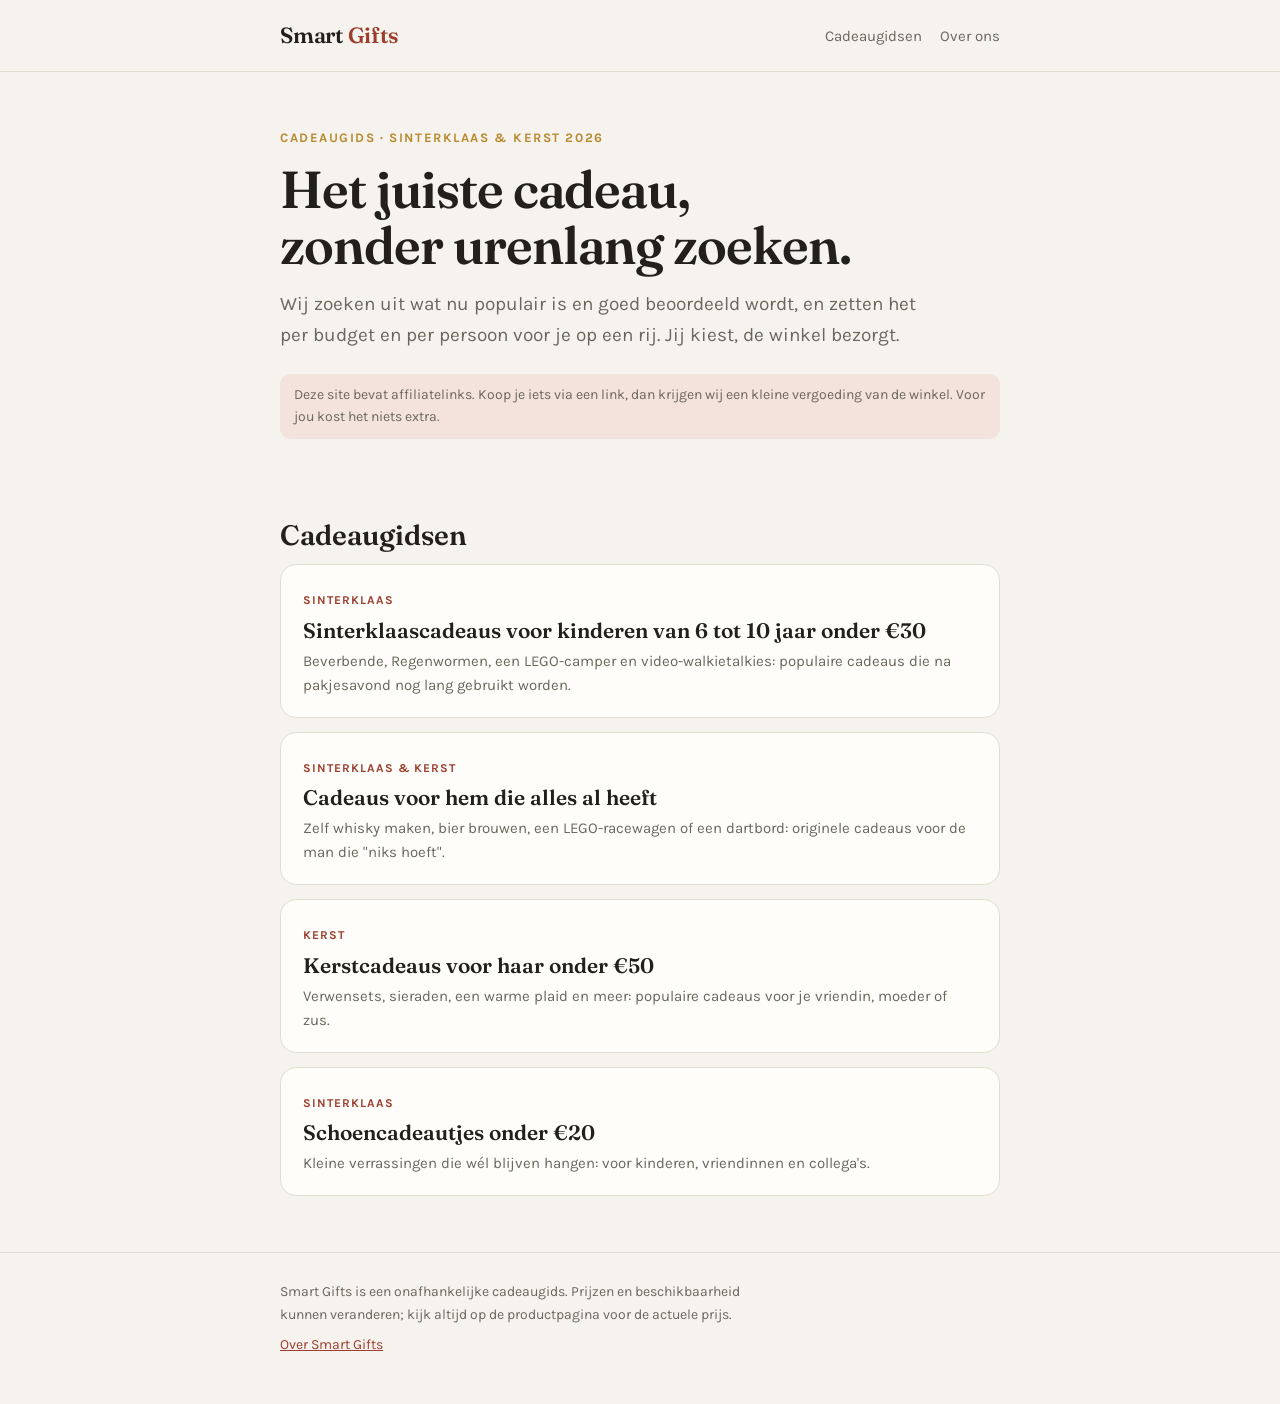
<file: index.html>
<!doctype html>
<html lang="nl">
<head>
<meta charset="utf-8">
<meta name="viewport" content="width=device-width,initial-scale=1">
<title>Smart Gifts | Slimme cadeau-ideeën voor elk budget</title>
<meta name="description" content="Eerlijke cadeaugidsen met slimme cadeau-ideeën voor Sinterklaas, kerst en verjaardagen. Per budget en per persoon, zonder gedoe.">
<link rel="preconnect" href="https://fonts.googleapis.com">
<link rel="stylesheet" href="https://fonts.googleapis.com/css2?family=Fraunces:opsz,wght@9..144,600&family=Karla:wght@400;700&display=swap">
<link rel="stylesheet" href="assets/style.css">
</head>
<body>
<header class="site"><div class="wrap">
  <a class="logo" href="./">Smart <span>Gifts</span></a>
  <nav class="top" aria-label="Hoofdmenu"><a href="#gidsen">Cadeaugidsen</a><a href="over.html">Over ons</a></nav>
</div></header>

<main class="wrap">
  <section class="hero">
    <p class="eyebrow">Cadeaugids · Sinterklaas &amp; kerst 2026</p>
    <h1>Het juiste cadeau, zonder urenlang zoeken.</h1>
    <p class="lede">Wij zoeken uit wat nu populair is en goed beoordeeld wordt, en zetten het per budget en per persoon voor je op een rij. Jij kiest, de winkel bezorgt.</p>
    <p class="disclose">Deze site bevat affiliatelinks. Koop je iets via een link, dan krijgen wij een kleine vergoeding van de winkel. Voor jou kost het niets extra.</p>
  </section>

  <h2 id="gidsen">Cadeaugidsen</h2>
  <div class="guides">
    <a class="guide" href="sinterklaascadeaus-kinderen-6-10-jaar-onder-30.html">
      <span class="tag">Sinterklaas</span>
      <h3>Sinterklaascadeaus voor kinderen van 6 tot 10 jaar onder €30</h3>
      <p>Beverbende, Regenwormen, een LEGO-camper en video-walkietalkies: populaire cadeaus die na pakjesavond nog lang gebruikt worden.</p>
    </a>
    <a class="guide" href="cadeaus-voor-hem-die-alles-al-heeft.html">
      <span class="tag">Sinterklaas &amp; kerst</span>
      <h3>Cadeaus voor hem die alles al heeft</h3>
      <p>Zelf whisky maken, bier brouwen, een LEGO-racewagen of een dartbord: originele cadeaus voor de man die "niks hoeft".</p>
    </a>
    <a class="guide" href="kerstcadeaus-voor-haar-onder-50.html">
      <span class="tag">Kerst</span>
      <h3>Kerstcadeaus voor haar onder €50</h3>
      <p>Verwensets, sieraden, een warme plaid en meer: populaire cadeaus voor je vriendin, moeder of zus.</p>
    </a>
    <a class="guide" href="schoencadeautjes-onder-20.html">
      <span class="tag">Sinterklaas</span>
      <h3>Schoencadeautjes onder €20</h3>
      <p>Kleine verrassingen die wél blijven hangen: voor kinderen, vriendinnen en collega's.</p>
    </a>
  </div>
</main>

<footer><div class="wrap">
  <p>Smart Gifts is een onafhankelijke cadeaugids. Prijzen en beschikbaarheid kunnen veranderen; kijk altijd op de productpagina voor de actuele prijs.</p>
  <p><a href="over.html">Over Smart Gifts</a></p>
</div></footer>
</body>
</html>
</file>
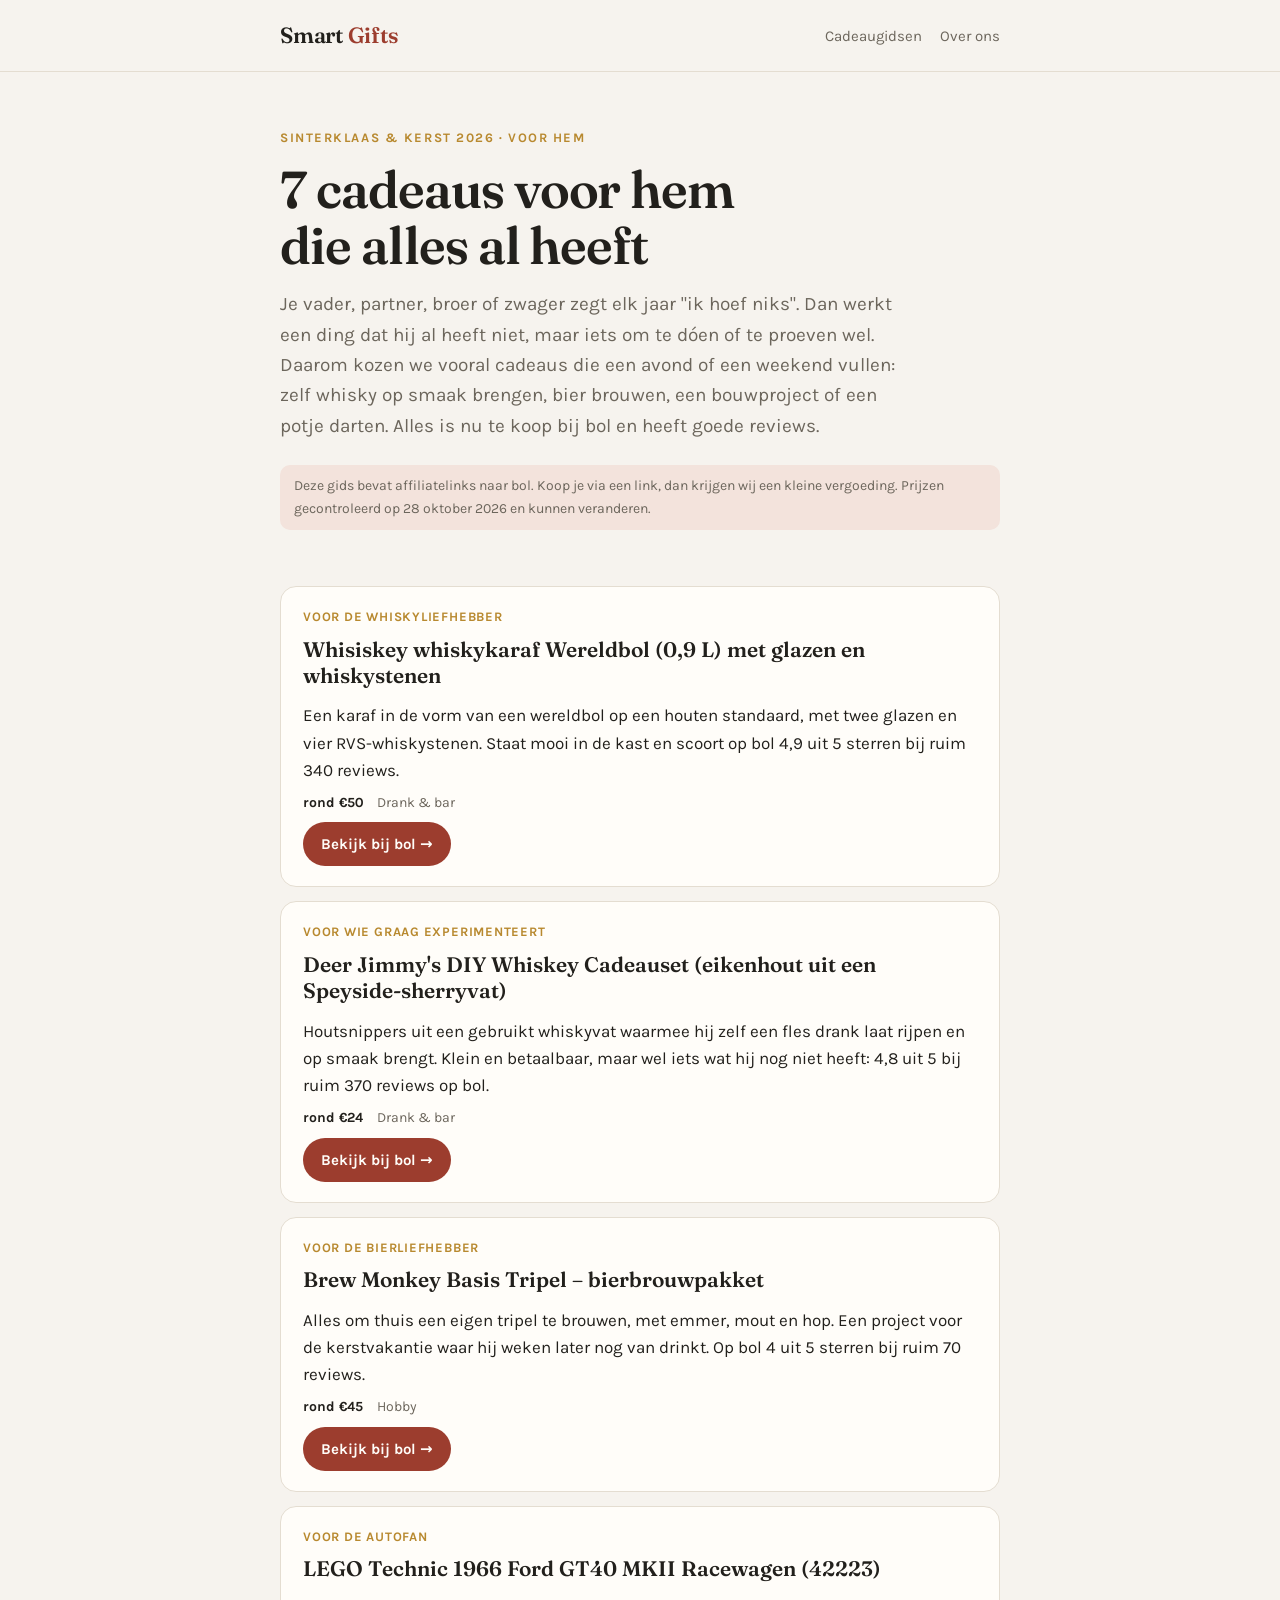
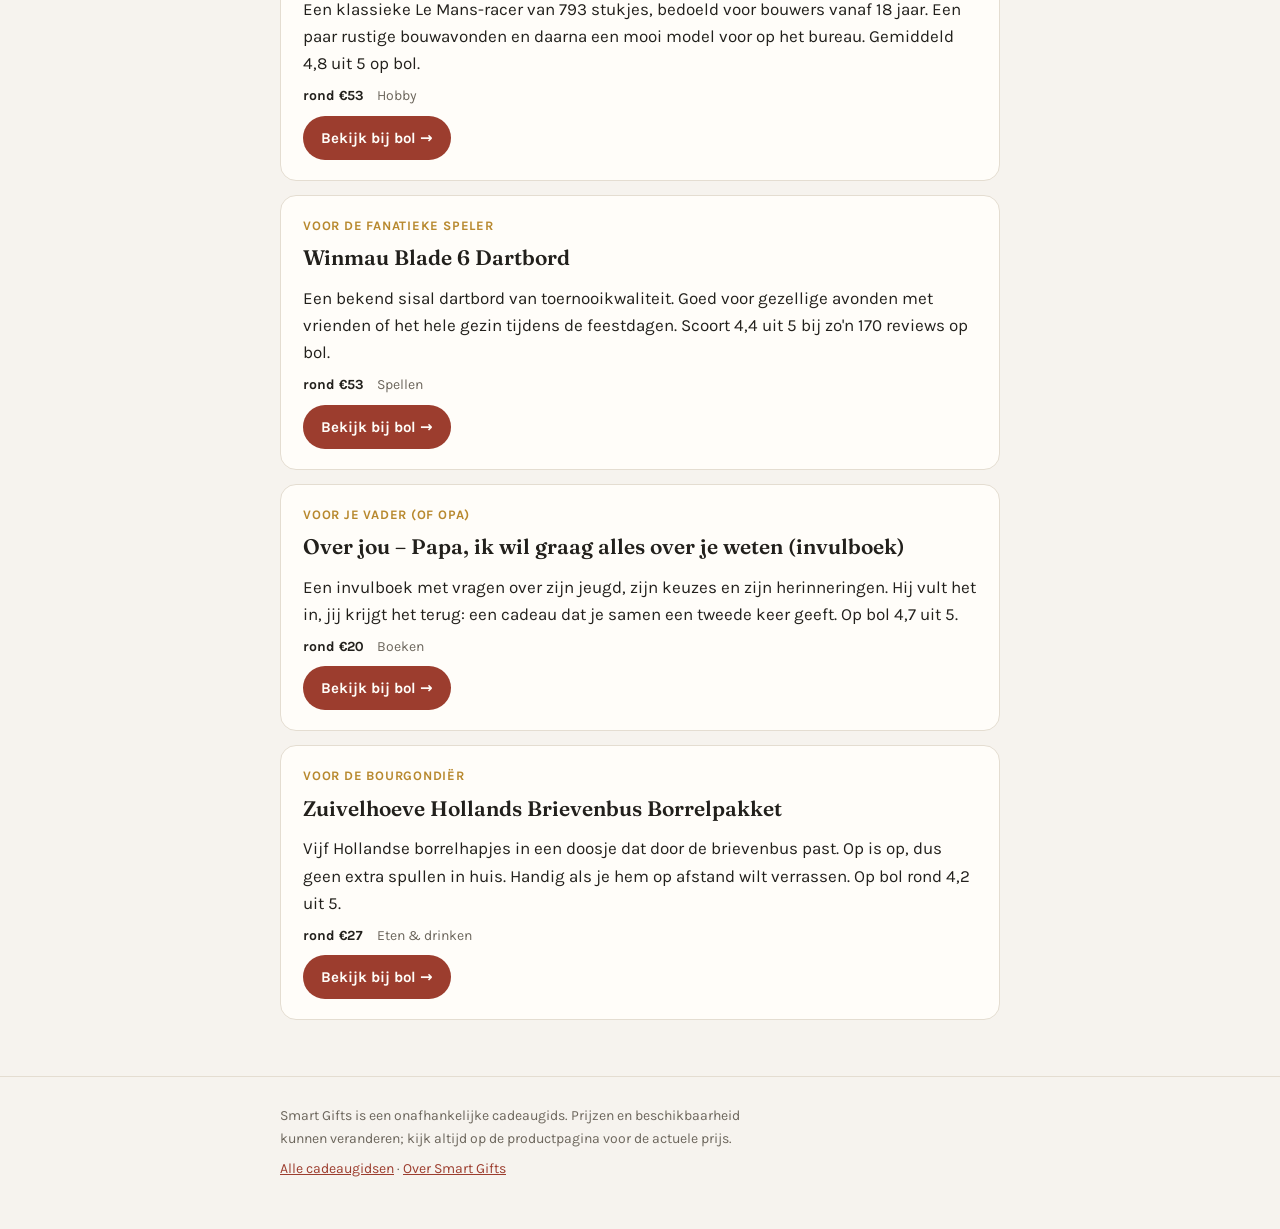
<file: cadeaus-voor-hem-die-alles-al-heeft.html>
<!doctype html>
<html lang="nl">
<head>
<meta charset="utf-8">
<meta name="viewport" content="width=device-width,initial-scale=1">
<title>7 cadeaus voor hem die alles al heeft (Sinterklaas &amp; kerst 2026) | Smart Gifts</title>
<meta name="description" content="Cadeau voor een man die alles al heeft? Zeven originele en goed beoordeelde ideeën: zelf whisky maken of bier brouwen, een borrelpakket, een LEGO-racewagen, een dartbord en meer.">
<link rel="preconnect" href="https://fonts.googleapis.com">
<link rel="stylesheet" href="https://fonts.googleapis.com/css2?family=Fraunces:opsz,wght@9..144,600&family=Karla:wght@400;700&display=swap">
<link rel="stylesheet" href="assets/style.css">
</head>
<body>
<header class="site"><div class="wrap">
  <a class="logo" href="./">Smart <span>Gifts</span></a>
  <nav class="top" aria-label="Hoofdmenu"><a href="./#gidsen">Cadeaugidsen</a><a href="over.html">Over ons</a></nav>
</div></header>

<main class="wrap">
  <section class="hero">
    <p class="eyebrow">Sinterklaas &amp; kerst 2026 · voor hem</p>
    <h1>7 cadeaus voor hem die alles al heeft</h1>
    <p class="lede">Je vader, partner, broer of zwager zegt elk jaar "ik hoef niks". Dan werkt een ding dat hij al heeft niet, maar iets om te dóen of te proeven wel. Daarom kozen we vooral cadeaus die een avond of een weekend vullen: zelf whisky op smaak brengen, bier brouwen, een bouwproject of een potje darten. Alles is nu te koop bij bol en heeft goede reviews.</p>
    <p class="disclose">Deze gids bevat affiliatelinks naar bol. Koop je via een link, dan krijgen wij een kleine vergoeding. Prijzen gecontroleerd op 28 oktober 2026 en kunnen veranderen.</p>
  </section>

  <ol class="items">
    <li class="item">
      <span class="for">Voor de whiskyliefhebber</span>
      <h3>Whisiskey whiskykaraf Wereldbol (0,9 L) met glazen en whiskystenen</h3>
      <p>Een karaf in de vorm van een wereldbol op een houten standaard, met twee glazen en vier RVS-whiskystenen. Staat mooi in de kast en scoort op bol 4,9 uit 5 sterren bij ruim 340 reviews.</p>
      <div class="meta"><span class="price">rond €50</span><span>Drank &amp; bar</span></div>
      <a class="btn" rel="sponsored nofollow" href="https://www.bol.com/nl/nl/p/whisiskey-whiskey-karaf-wereldbol-luxe-whisky-karaf-set-0-9-l-decanteer-karaf-whiskey-set-incl-4-rvs-whiskey-stones-2-whiskey-glazen-extra-accessoires-vaderdag-cadeau/9200000117155985/">Bekijk bij bol →</a>
    </li>
    <li class="item">
      <span class="for">Voor wie graag experimenteert</span>
      <h3>Deer Jimmy's DIY Whiskey Cadeauset (eikenhout uit een Speyside-sherryvat)</h3>
      <p>Houtsnippers uit een gebruikt whiskyvat waarmee hij zelf een fles drank laat rijpen en op smaak brengt. Klein en betaalbaar, maar wel iets wat hij nog niet heeft: 4,8 uit 5 bij ruim 370 reviews op bol.</p>
      <div class="meta"><span class="price">rond €24</span><span>Drank &amp; bar</span></div>
      <a class="btn" rel="sponsored nofollow" href="https://www.bol.com/nl/nl/p/deer-jimmy-s-diy-barrel-chips-schotse-whisky-speyside-ex-sherry-cask-rijp-je-eigen-drank-met-houtsnippers-van-een-gebruikt-whisky-vat/9300000023585640/">Bekijk bij bol →</a>
    </li>
    <li class="item">
      <span class="for">Voor de bierliefhebber</span>
      <h3>Brew Monkey Basis Tripel – bierbrouwpakket</h3>
      <p>Alles om thuis een eigen tripel te brouwen, met emmer, mout en hop. Een project voor de kerstvakantie waar hij weken later nog van drinkt. Op bol 4 uit 5 sterren bij ruim 70 reviews.</p>
      <div class="meta"><span class="price">rond €45</span><span>Hobby</span></div>
      <a class="btn" rel="sponsored nofollow" href="https://www.bol.com/nl/nl/s/?searchtext=Brew+Monkey+Basis+Tripel+bierbrouwpakket">Bekijk bij bol →</a>
    </li>
    <li class="item">
      <span class="for">Voor de autofan</span>
      <h3>LEGO Technic 1966 Ford GT40 MKII Racewagen (42223)</h3>
      <p>Een klassieke Le Mans-racer van 793 stukjes, bedoeld voor bouwers vanaf 18 jaar. Een paar rustige bouwavonden en daarna een mooi model voor op het bureau. Gemiddeld 4,8 uit 5 op bol.</p>
      <div class="meta"><span class="price">rond €53</span><span>Hobby</span></div>
      <a class="btn" rel="sponsored nofollow" href="https://www.bol.com/nl/nl/p/lego-technic-1966-ford-gt40-mkii-racewagen-42223/9300000237345417/">Bekijk bij bol →</a>
    </li>
    <li class="item">
      <span class="for">Voor de fanatieke speler</span>
      <h3>Winmau Blade 6 Dartbord</h3>
      <p>Een bekend sisal dartbord van toernooikwaliteit. Goed voor gezellige avonden met vrienden of het hele gezin tijdens de feestdagen. Scoort 4,4 uit 5 bij zo'n 170 reviews op bol.</p>
      <div class="meta"><span class="price">rond €53</span><span>Spellen</span></div>
      <a class="btn" rel="sponsored nofollow" href="https://www.bol.com/nl/nl/p/winmau-blade-6-dartbord/9300000061733090/">Bekijk bij bol →</a>
    </li>
    <li class="item">
      <span class="for">Voor je vader (of opa)</span>
      <h3>Over jou – Papa, ik wil graag alles over je weten (invulboek)</h3>
      <p>Een invulboek met vragen over zijn jeugd, zijn keuzes en zijn herinneringen. Hij vult het in, jij krijgt het terug: een cadeau dat je samen een tweede keer geeft. Op bol 4,7 uit 5.</p>
      <div class="meta"><span class="price">rond €20</span><span>Boeken</span></div>
      <a class="btn" rel="sponsored nofollow" href="https://www.bol.com/nl/nl/p/over-jou-papa-ik-wil-graag-alles-over-je-weten/9300000074128242/">Bekijk bij bol →</a>
    </li>
    <li class="item">
      <span class="for">Voor de bourgondiër</span>
      <h3>Zuivelhoeve Hollands Brievenbus Borrelpakket</h3>
      <p>Vijf Hollandse borrelhapjes in een doosje dat door de brievenbus past. Op is op, dus geen extra spullen in huis. Handig als je hem op afstand wilt verrassen. Op bol rond 4,2 uit 5.</p>
      <div class="meta"><span class="price">rond €27</span><span>Eten &amp; drinken</span></div>
      <a class="btn" rel="sponsored nofollow" href="https://www.bol.com/nl/nl/p/zuivelhoeve-hollands-brievenbus-borrelpakket-cadeau-borrelbox-voor-thuis-snackpakket-altijd-vers-proef-geniet/9300000180245889/">Bekijk bij bol →</a>
    </li>
  </ol>
</main>

<footer><div class="wrap">
  <p>Smart Gifts is een onafhankelijke cadeaugids. Prijzen en beschikbaarheid kunnen veranderen; kijk altijd op de productpagina voor de actuele prijs.</p>
  <p><a href="./">Alle cadeaugidsen</a> · <a href="over.html">Over Smart Gifts</a></p>
</div></footer>
</body>
</html>
</file>
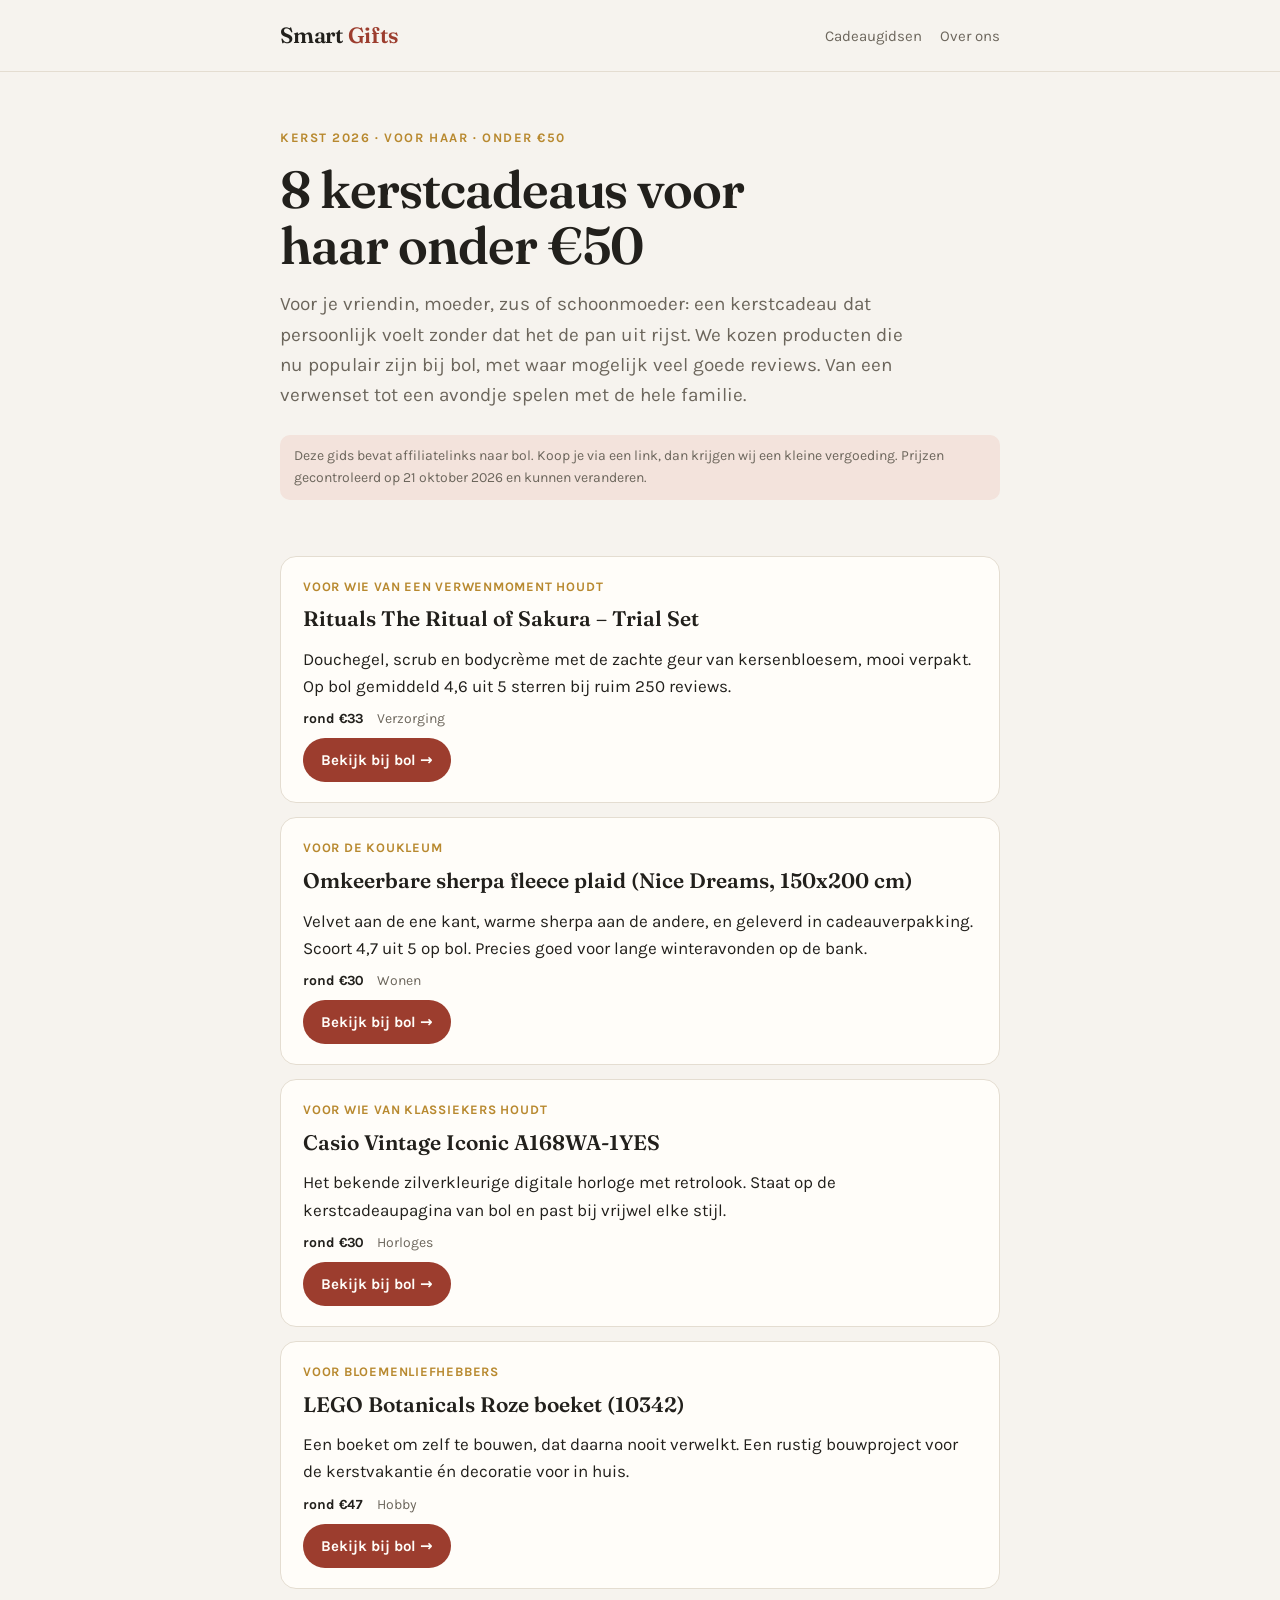
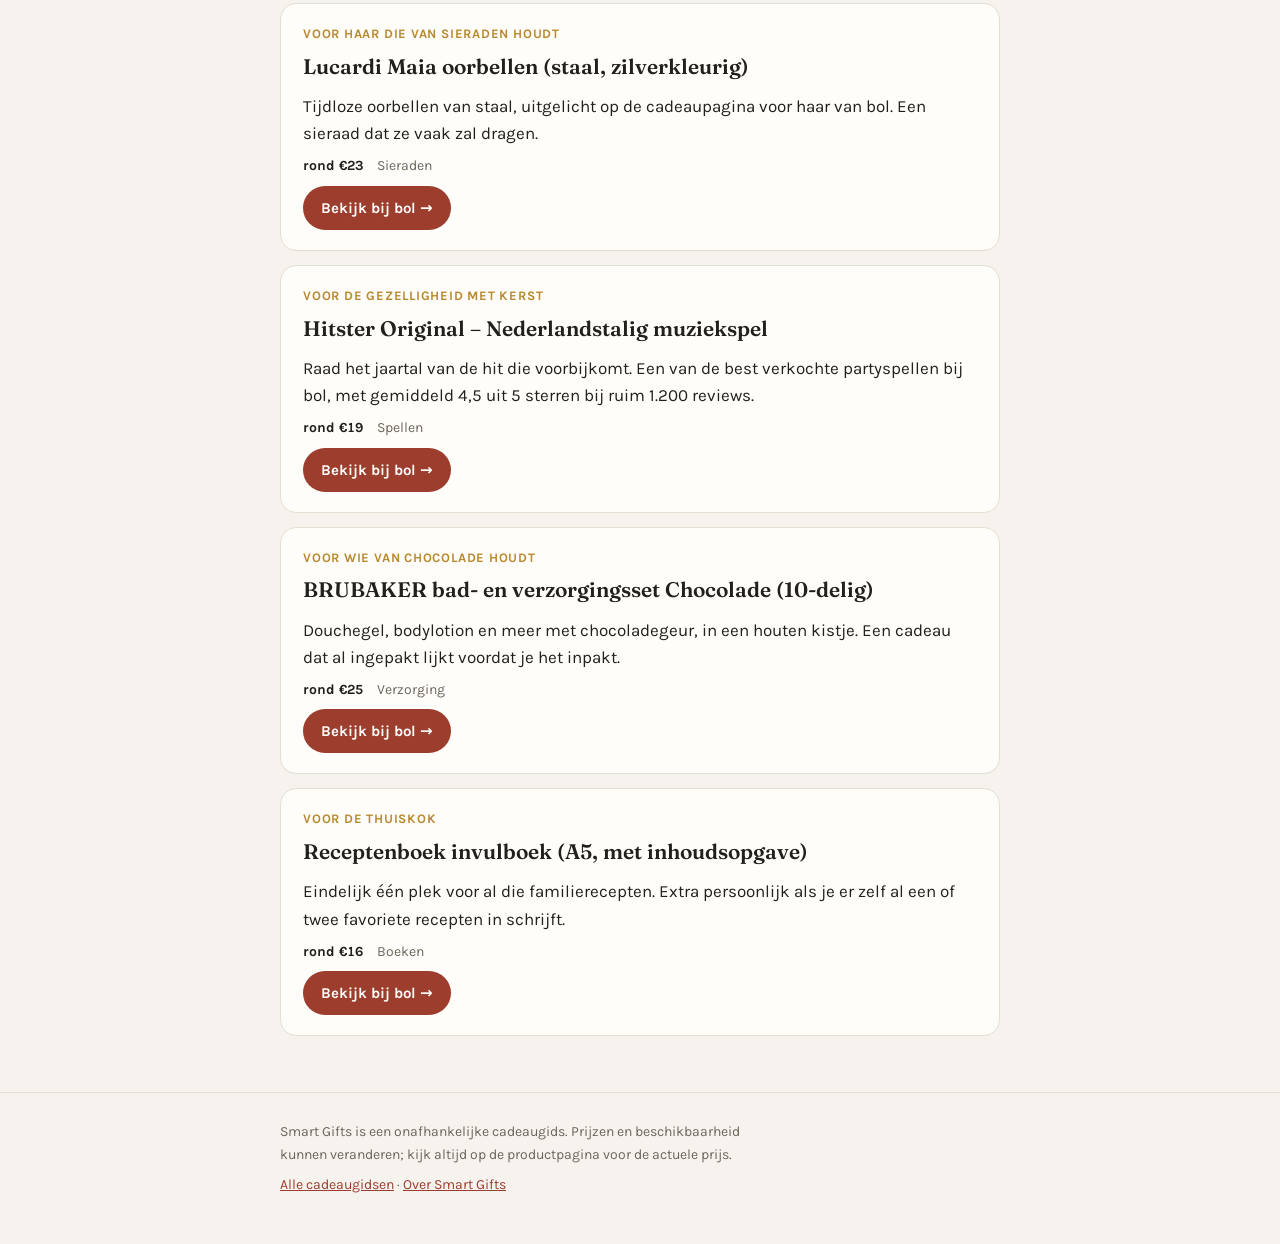
<file: kerstcadeaus-voor-haar-onder-50.html>
<!doctype html>
<html lang="nl">
<head>
<meta charset="utf-8">
<meta name="viewport" content="width=device-width,initial-scale=1">
<title>8 kerstcadeaus voor haar onder €50 (kerst 2026) | Smart Gifts</title>
<meta name="description" content="Kerstcadeau voor je vriendin, moeder of zus? Acht populaire en goed beoordeelde cadeau-ideeën voor haar onder €50: verwensets, sieraden, een warme plaid en meer.">
<link rel="preconnect" href="https://fonts.googleapis.com">
<link rel="stylesheet" href="https://fonts.googleapis.com/css2?family=Fraunces:opsz,wght@9..144,600&family=Karla:wght@400;700&display=swap">
<link rel="stylesheet" href="assets/style.css">
</head>
<body>
<header class="site"><div class="wrap">
  <a class="logo" href="./">Smart <span>Gifts</span></a>
  <nav class="top" aria-label="Hoofdmenu"><a href="./#gidsen">Cadeaugidsen</a><a href="over.html">Over ons</a></nav>
</div></header>

<main class="wrap">
  <section class="hero">
    <p class="eyebrow">Kerst 2026 · voor haar · onder €50</p>
    <h1>8 kerstcadeaus voor haar onder €50</h1>
    <p class="lede">Voor je vriendin, moeder, zus of schoonmoeder: een kerstcadeau dat persoonlijk voelt zonder dat het de pan uit rijst. We kozen producten die nu populair zijn bij bol, met waar mogelijk veel goede reviews. Van een verwenset tot een avondje spelen met de hele familie.</p>
    <p class="disclose">Deze gids bevat affiliatelinks naar bol. Koop je via een link, dan krijgen wij een kleine vergoeding. Prijzen gecontroleerd op 21 oktober 2026 en kunnen veranderen.</p>
  </section>

  <ol class="items">
    <li class="item">
      <span class="for">Voor wie van een verwenmoment houdt</span>
      <h3>Rituals The Ritual of Sakura – Trial Set</h3>
      <p>Douchegel, scrub en bodycrème met de zachte geur van kersenbloesem, mooi verpakt. Op bol gemiddeld 4,6 uit 5 sterren bij ruim 250 reviews.</p>
      <div class="meta"><span class="price">rond €33</span><span>Verzorging</span></div>
      <a class="btn" rel="sponsored nofollow" href="https://www.bol.com/nl/nl/s/?searchtext=Rituals+The+Ritual+of+Sakura+Trial+Set">Bekijk bij bol →</a>
    </li>
    <li class="item">
      <span class="for">Voor de koukleum</span>
      <h3>Omkeerbare sherpa fleece plaid (Nice Dreams, 150x200 cm)</h3>
      <p>Velvet aan de ene kant, warme sherpa aan de andere, en geleverd in cadeauverpakking. Scoort 4,7 uit 5 op bol. Precies goed voor lange winteravonden op de bank.</p>
      <div class="meta"><span class="price">rond €30</span><span>Wonen</span></div>
      <a class="btn" rel="sponsored nofollow" href="https://www.bol.com/nl/nl/s/?searchtext=Nice+Dreams+omkeerbare+sherpa+fleece+plaid">Bekijk bij bol →</a>
    </li>
    <li class="item">
      <span class="for">Voor wie van klassiekers houdt</span>
      <h3>Casio Vintage Iconic A168WA-1YES</h3>
      <p>Het bekende zilverkleurige digitale horloge met retrolook. Staat op de kerstcadeaupagina van bol en past bij vrijwel elke stijl.</p>
      <div class="meta"><span class="price">rond €30</span><span>Horloges</span></div>
      <a class="btn" rel="sponsored nofollow" href="https://www.bol.com/nl/nl/s/?searchtext=Casio+Vintage+Iconic+A168WA-1YES">Bekijk bij bol →</a>
    </li>
    <li class="item">
      <span class="for">Voor bloemenliefhebbers</span>
      <h3>LEGO Botanicals Roze boeket (10342)</h3>
      <p>Een boeket om zelf te bouwen, dat daarna nooit verwelkt. Een rustig bouwproject voor de kerstvakantie én decoratie voor in huis.</p>
      <div class="meta"><span class="price">rond €47</span><span>Hobby</span></div>
      <a class="btn" rel="sponsored nofollow" href="https://www.bol.com/nl/nl/s/?searchtext=LEGO+Botanicals+Roze+boeket+10342">Bekijk bij bol →</a>
    </li>
    <li class="item">
      <span class="for">Voor haar die van sieraden houdt</span>
      <h3>Lucardi Maia oorbellen (staal, zilverkleurig)</h3>
      <p>Tijdloze oorbellen van staal, uitgelicht op de cadeaupagina voor haar van bol. Een sieraad dat ze vaak zal dragen.</p>
      <div class="meta"><span class="price">rond €23</span><span>Sieraden</span></div>
      <a class="btn" rel="sponsored nofollow" href="https://www.bol.com/nl/nl/s/?searchtext=Lucardi+Dames+Maia+oorbellen">Bekijk bij bol →</a>
    </li>
    <li class="item">
      <span class="for">Voor de gezelligheid met kerst</span>
      <h3>Hitster Original – Nederlandstalig muziekspel</h3>
      <p>Raad het jaartal van de hit die voorbijkomt. Een van de best verkochte partyspellen bij bol, met gemiddeld 4,5 uit 5 sterren bij ruim 1.200 reviews.</p>
      <div class="meta"><span class="price">rond €19</span><span>Spellen</span></div>
      <a class="btn" rel="sponsored nofollow" href="https://www.bol.com/nl/nl/p/hitster-partyspel-kaartspel/9300000101253647/">Bekijk bij bol →</a>
    </li>
    <li class="item">
      <span class="for">Voor wie van chocolade houdt</span>
      <h3>BRUBAKER bad- en verzorgingsset Chocolade (10-delig)</h3>
      <p>Douchegel, bodylotion en meer met chocoladegeur, in een houten kistje. Een cadeau dat al ingepakt lijkt voordat je het inpakt.</p>
      <div class="meta"><span class="price">rond €25</span><span>Verzorging</span></div>
      <a class="btn" rel="sponsored nofollow" href="https://www.bol.com/nl/nl/s/?searchtext=BRUBAKER+bad-+en+verzorgingsset+chocolade+houten+kastje">Bekijk bij bol →</a>
    </li>
    <li class="item">
      <span class="for">Voor de thuiskok</span>
      <h3>Receptenboek invulboek (A5, met inhoudsopgave)</h3>
      <p>Eindelijk één plek voor al die familierecepten. Extra persoonlijk als je er zelf al een of twee favoriete recepten in schrijft.</p>
      <div class="meta"><span class="price">rond €16</span><span>Boeken</span></div>
      <a class="btn" rel="sponsored nofollow" href="https://www.bol.com/nl/nl/s/?searchtext=Receptenboek+invulboek+A5+inhoudsopgave">Bekijk bij bol →</a>
    </li>
  </ol>
</main>

<footer><div class="wrap">
  <p>Smart Gifts is een onafhankelijke cadeaugids. Prijzen en beschikbaarheid kunnen veranderen; kijk altijd op de productpagina voor de actuele prijs.</p>
  <p><a href="./">Alle cadeaugidsen</a> · <a href="over.html">Over Smart Gifts</a></p>
</div></footer>
</body>
</html>
</file>
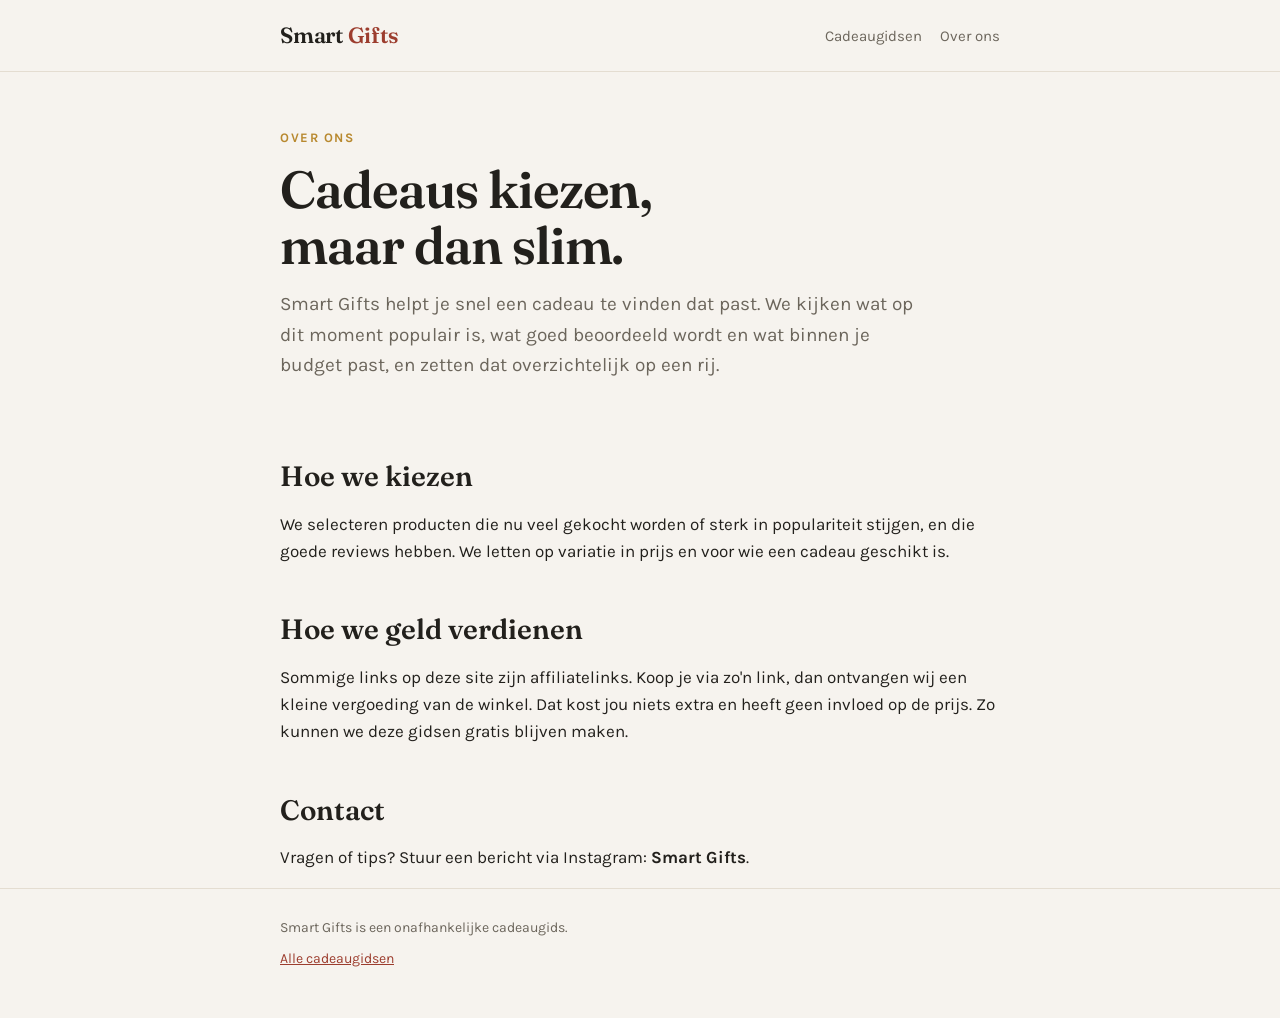
<file: over.html>
<!doctype html>
<html lang="nl">
<head>
<meta charset="utf-8">
<meta name="viewport" content="width=device-width,initial-scale=1">
<title>Over Smart Gifts</title>
<meta name="description" content="Wie we zijn en hoe Smart Gifts cadeaus kiest.">
<link rel="preconnect" href="https://fonts.googleapis.com">
<link rel="stylesheet" href="https://fonts.googleapis.com/css2?family=Fraunces:opsz,wght@9..144,600&family=Karla:wght@400;700&display=swap">
<link rel="stylesheet" href="assets/style.css">
</head>
<body>
<header class="site"><div class="wrap">
  <a class="logo" href="./">Smart <span>Gifts</span></a>
  <nav class="top" aria-label="Hoofdmenu"><a href="./#gidsen">Cadeaugidsen</a><a href="over.html">Over ons</a></nav>
</div></header>

<main class="wrap">
  <section class="hero">
    <p class="eyebrow">Over ons</p>
    <h1>Cadeaus kiezen, maar dan slim.</h1>
    <p class="lede">Smart Gifts helpt je snel een cadeau te vinden dat past. We kijken wat op dit moment populair is, wat goed beoordeeld wordt en wat binnen je budget past, en zetten dat overzichtelijk op een rij.</p>
  </section>

  <h2>Hoe we kiezen</h2>
  <p>We selecteren producten die nu veel gekocht worden of sterk in populariteit stijgen, en die goede reviews hebben. We letten op variatie in prijs en voor wie een cadeau geschikt is.</p>

  <h2>Hoe we geld verdienen</h2>
  <p>Sommige links op deze site zijn affiliatelinks. Koop je via zo'n link, dan ontvangen wij een kleine vergoeding van de winkel. Dat kost jou niets extra en heeft geen invloed op de prijs. Zo kunnen we deze gidsen gratis blijven maken.</p>

  <h2>Contact</h2>
  <p>Vragen of tips? Stuur een bericht via Instagram: <strong>Smart Gifts</strong>.</p>
</main>

<footer><div class="wrap">
  <p>Smart Gifts is een onafhankelijke cadeaugids.</p>
  <p><a href="./">Alle cadeaugidsen</a></p>
</div></footer>
</body>
</html>
</file>
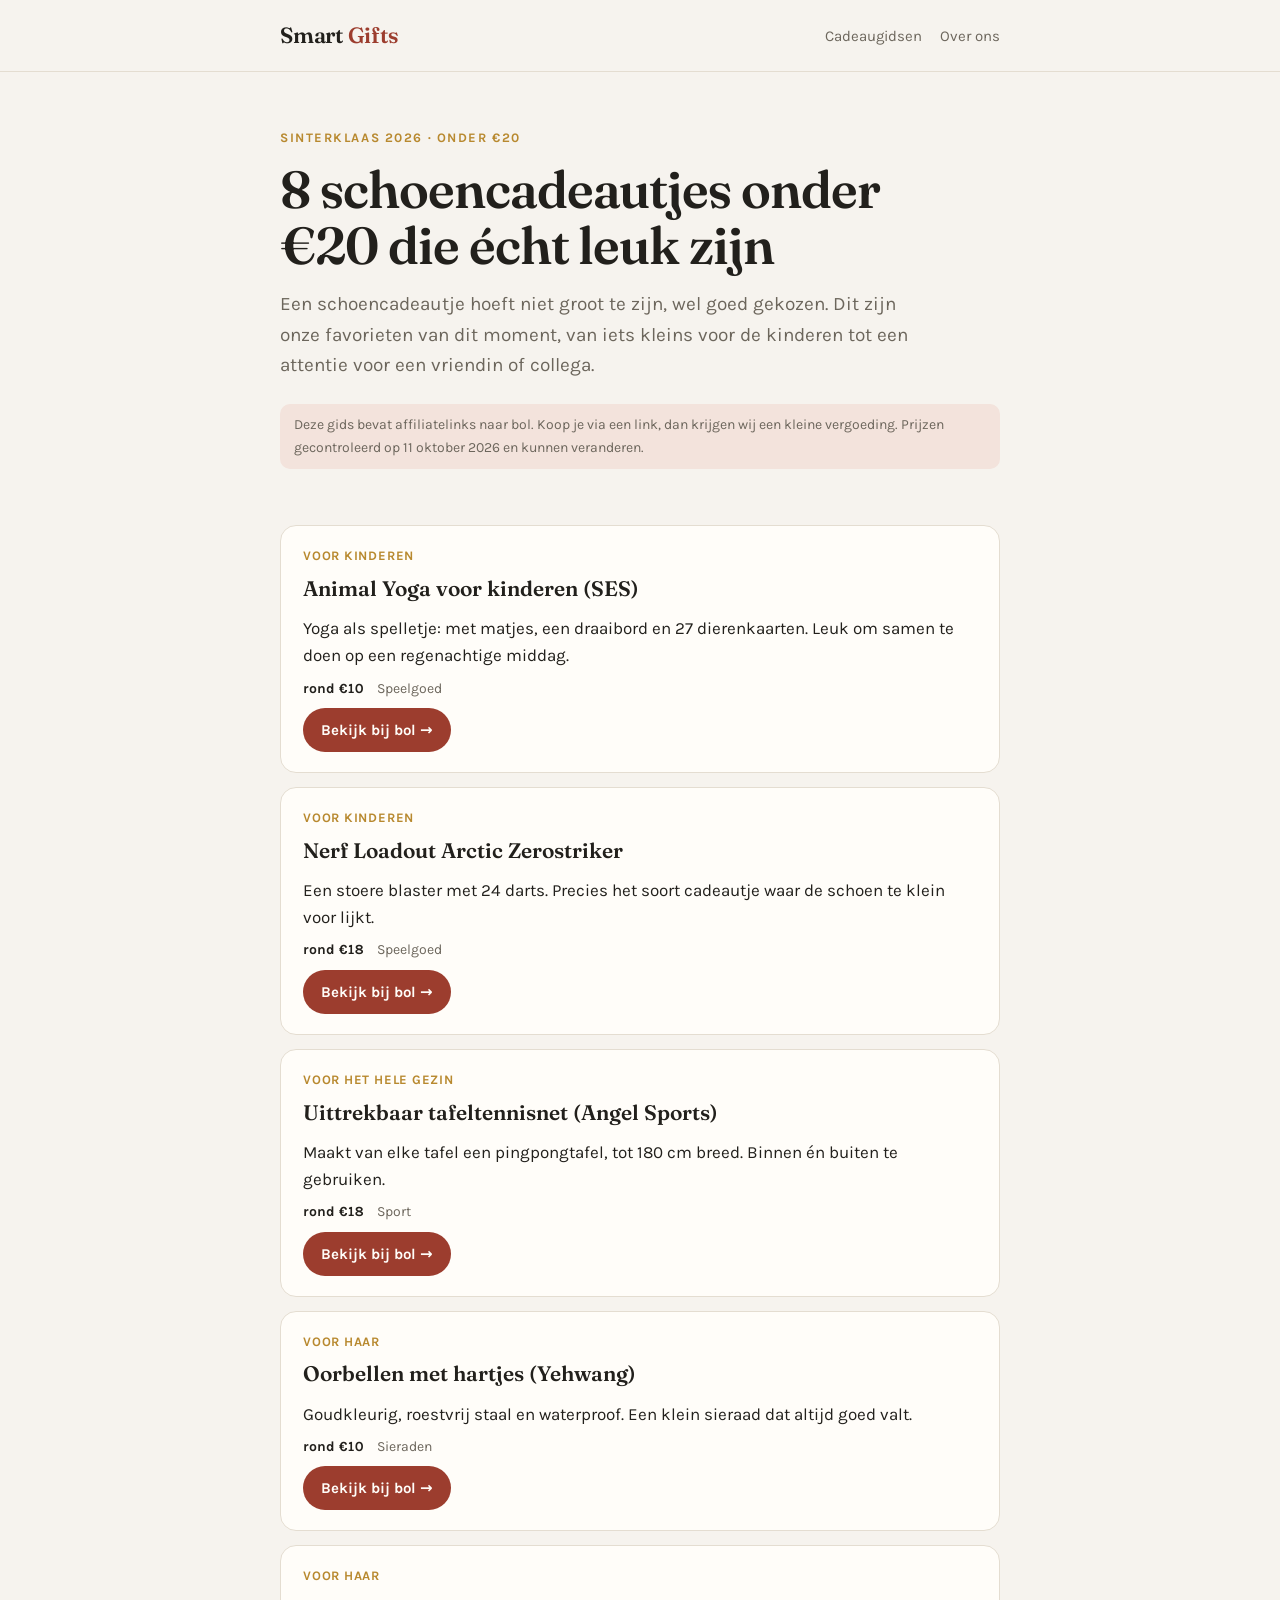
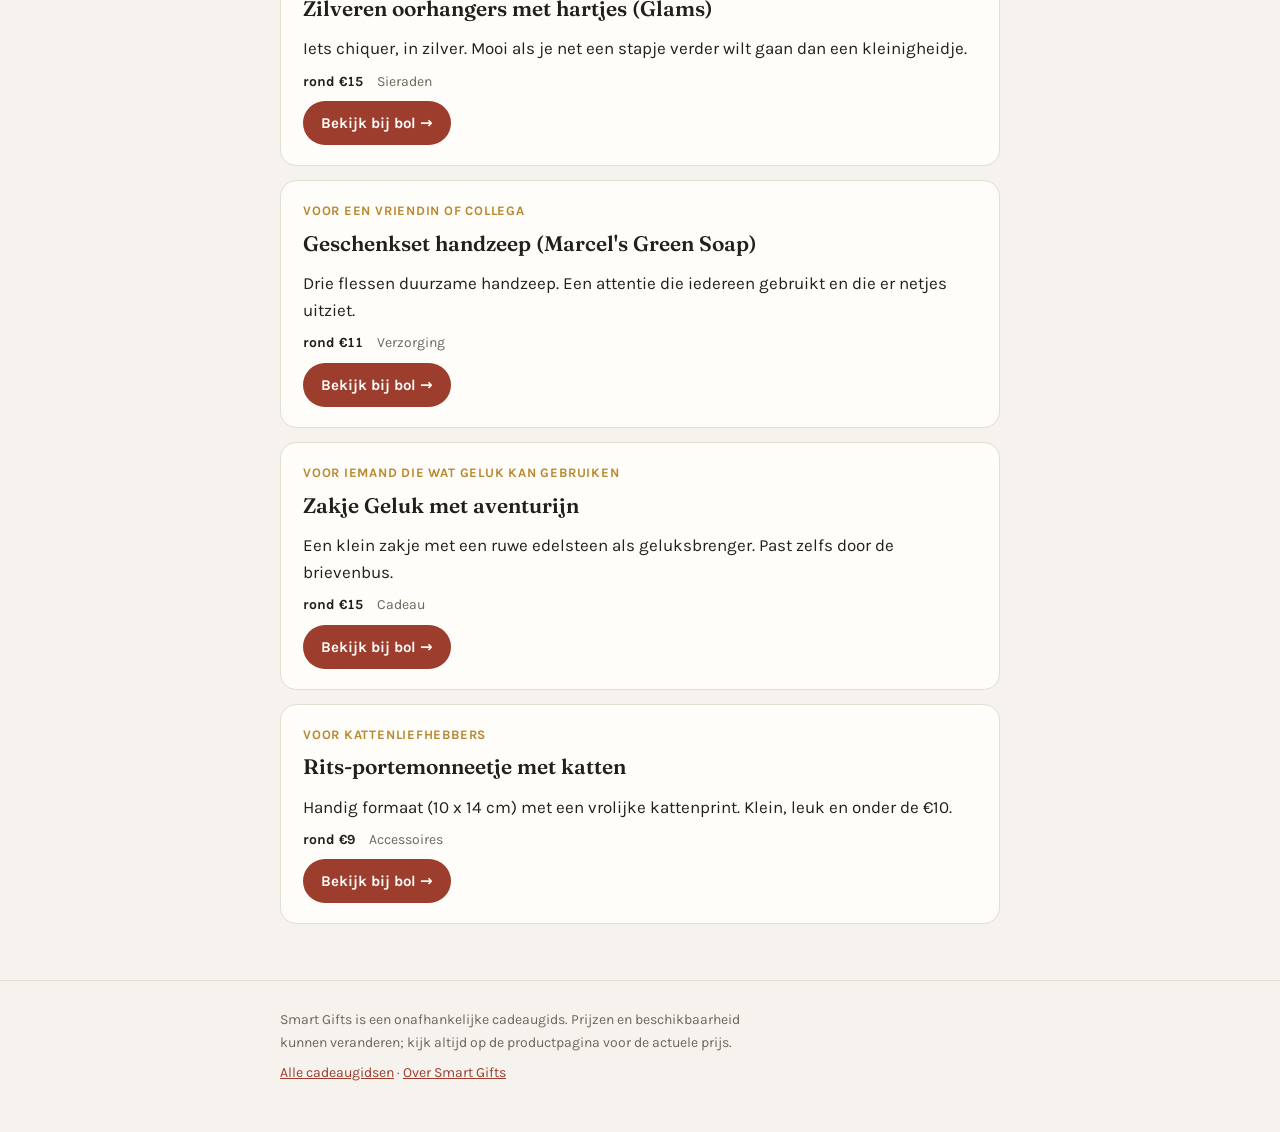
<file: schoencadeautjes-onder-20.html>
<!doctype html>
<html lang="nl">
<head>
<meta charset="utf-8">
<meta name="viewport" content="width=device-width,initial-scale=1">
<title>8 schoencadeautjes onder €20 voor Sinterklaas 2026 | Smart Gifts</title>
<meta name="description" content="Op zoek naar een leuk schoencadeautje? Acht cadeau-ideeën onder €20 voor kinderen, vriendinnen en collega's, gekozen voor Sinterklaas 2026.">
<link rel="preconnect" href="https://fonts.googleapis.com">
<link rel="stylesheet" href="https://fonts.googleapis.com/css2?family=Fraunces:opsz,wght@9..144,600&family=Karla:wght@400;700&display=swap">
<link rel="stylesheet" href="assets/style.css">
</head>
<body>
<header class="site"><div class="wrap">
  <a class="logo" href="./">Smart <span>Gifts</span></a>
  <nav class="top" aria-label="Hoofdmenu"><a href="./#gidsen">Cadeaugidsen</a><a href="over.html">Over ons</a></nav>
</div></header>

<main class="wrap">
  <section class="hero">
    <p class="eyebrow">Sinterklaas 2026 · onder €20</p>
    <h1>8 schoencadeautjes onder €20 die écht leuk zijn</h1>
    <p class="lede">Een schoencadeautje hoeft niet groot te zijn, wel goed gekozen. Dit zijn onze favorieten van dit moment, van iets kleins voor de kinderen tot een attentie voor een vriendin of collega.</p>
    <p class="disclose">Deze gids bevat affiliatelinks naar bol. Koop je via een link, dan krijgen wij een kleine vergoeding. Prijzen gecontroleerd op 11 oktober 2026 en kunnen veranderen.</p>
  </section>

  <ol class="items">
    <li class="item">
      <span class="for">Voor kinderen</span>
      <h3>Animal Yoga voor kinderen (SES)</h3>
      <p>Yoga als spelletje: met matjes, een draaibord en 27 dierenkaarten. Leuk om samen te doen op een regenachtige middag.</p>
      <div class="meta"><span class="price">rond €10</span><span>Speelgoed</span></div>
      <a class="btn" rel="sponsored nofollow" href="https://www.bol.com/nl/nl/s/?searchtext=SES+Animal+yoga+kinderen">Bekijk bij bol →</a>
    </li>
    <li class="item">
      <span class="for">Voor kinderen</span>
      <h3>Nerf Loadout Arctic Zerostriker</h3>
      <p>Een stoere blaster met 24 darts. Precies het soort cadeautje waar de schoen te klein voor lijkt.</p>
      <div class="meta"><span class="price">rond €18</span><span>Speelgoed</span></div>
      <a class="btn" rel="sponsored nofollow" href="https://www.bol.com/nl/nl/s/?searchtext=Nerf+Loadout+Arctic+Zerostriker">Bekijk bij bol →</a>
    </li>
    <li class="item">
      <span class="for">Voor het hele gezin</span>
      <h3>Uittrekbaar tafeltennisnet (Angel Sports)</h3>
      <p>Maakt van elke tafel een pingpongtafel, tot 180 cm breed. Binnen én buiten te gebruiken.</p>
      <div class="meta"><span class="price">rond €18</span><span>Sport</span></div>
      <a class="btn" rel="sponsored nofollow" href="https://www.bol.com/nl/nl/s/?searchtext=Angel+Sports+tafeltennisnet+uittrekbaar">Bekijk bij bol →</a>
    </li>
    <li class="item">
      <span class="for">Voor haar</span>
      <h3>Oorbellen met hartjes (Yehwang)</h3>
      <p>Goudkleurig, roestvrij staal en waterproof. Een klein sieraad dat altijd goed valt.</p>
      <div class="meta"><span class="price">rond €10</span><span>Sieraden</span></div>
      <a class="btn" rel="sponsored nofollow" href="https://www.bol.com/nl/nl/s/?searchtext=Yehwang+oorbellen+hartjes">Bekijk bij bol →</a>
    </li>
    <li class="item">
      <span class="for">Voor haar</span>
      <h3>Zilveren oorhangers met hartjes (Glams)</h3>
      <p>Iets chiquer, in zilver. Mooi als je net een stapje verder wilt gaan dan een kleinigheidje.</p>
      <div class="meta"><span class="price">rond €15</span><span>Sieraden</span></div>
      <a class="btn" rel="sponsored nofollow" href="https://www.bol.com/nl/nl/s/?searchtext=Glams+oorhangers+hartjes+zilver">Bekijk bij bol →</a>
    </li>
    <li class="item">
      <span class="for">Voor een vriendin of collega</span>
      <h3>Geschenkset handzeep (Marcel's Green Soap)</h3>
      <p>Drie flessen duurzame handzeep. Een attentie die iedereen gebruikt en die er netjes uitziet.</p>
      <div class="meta"><span class="price">rond €11</span><span>Verzorging</span></div>
      <a class="btn" rel="sponsored nofollow" href="https://www.bol.com/nl/nl/s/?searchtext=Marcel%27s+Green+Soap+geschenkset+handzeep">Bekijk bij bol →</a>
    </li>
    <li class="item">
      <span class="for">Voor iemand die wat geluk kan gebruiken</span>
      <h3>Zakje Geluk met aventurijn</h3>
      <p>Een klein zakje met een ruwe edelsteen als geluksbrenger. Past zelfs door de brievenbus.</p>
      <div class="meta"><span class="price">rond €15</span><span>Cadeau</span></div>
      <a class="btn" rel="sponsored nofollow" href="https://www.bol.com/nl/nl/s/?searchtext=Zakje+Geluk+aventurijn">Bekijk bij bol →</a>
    </li>
    <li class="item">
      <span class="for">Voor kattenliefhebbers</span>
      <h3>Rits-portemonneetje met katten</h3>
      <p>Handig formaat (10 x 14 cm) met een vrolijke kattenprint. Klein, leuk en onder de €10.</p>
      <div class="meta"><span class="price">rond €9</span><span>Accessoires</span></div>
      <a class="btn" rel="sponsored nofollow" href="https://www.bol.com/nl/nl/s/?searchtext=rits+portemonneetje+katten+print">Bekijk bij bol →</a>
    </li>
  </ol>
</main>

<footer><div class="wrap">
  <p>Smart Gifts is een onafhankelijke cadeaugids. Prijzen en beschikbaarheid kunnen veranderen; kijk altijd op de productpagina voor de actuele prijs.</p>
  <p><a href="./">Alle cadeaugidsen</a> · <a href="over.html">Over Smart Gifts</a></p>
</div></footer>
</body>
</html>
</file>
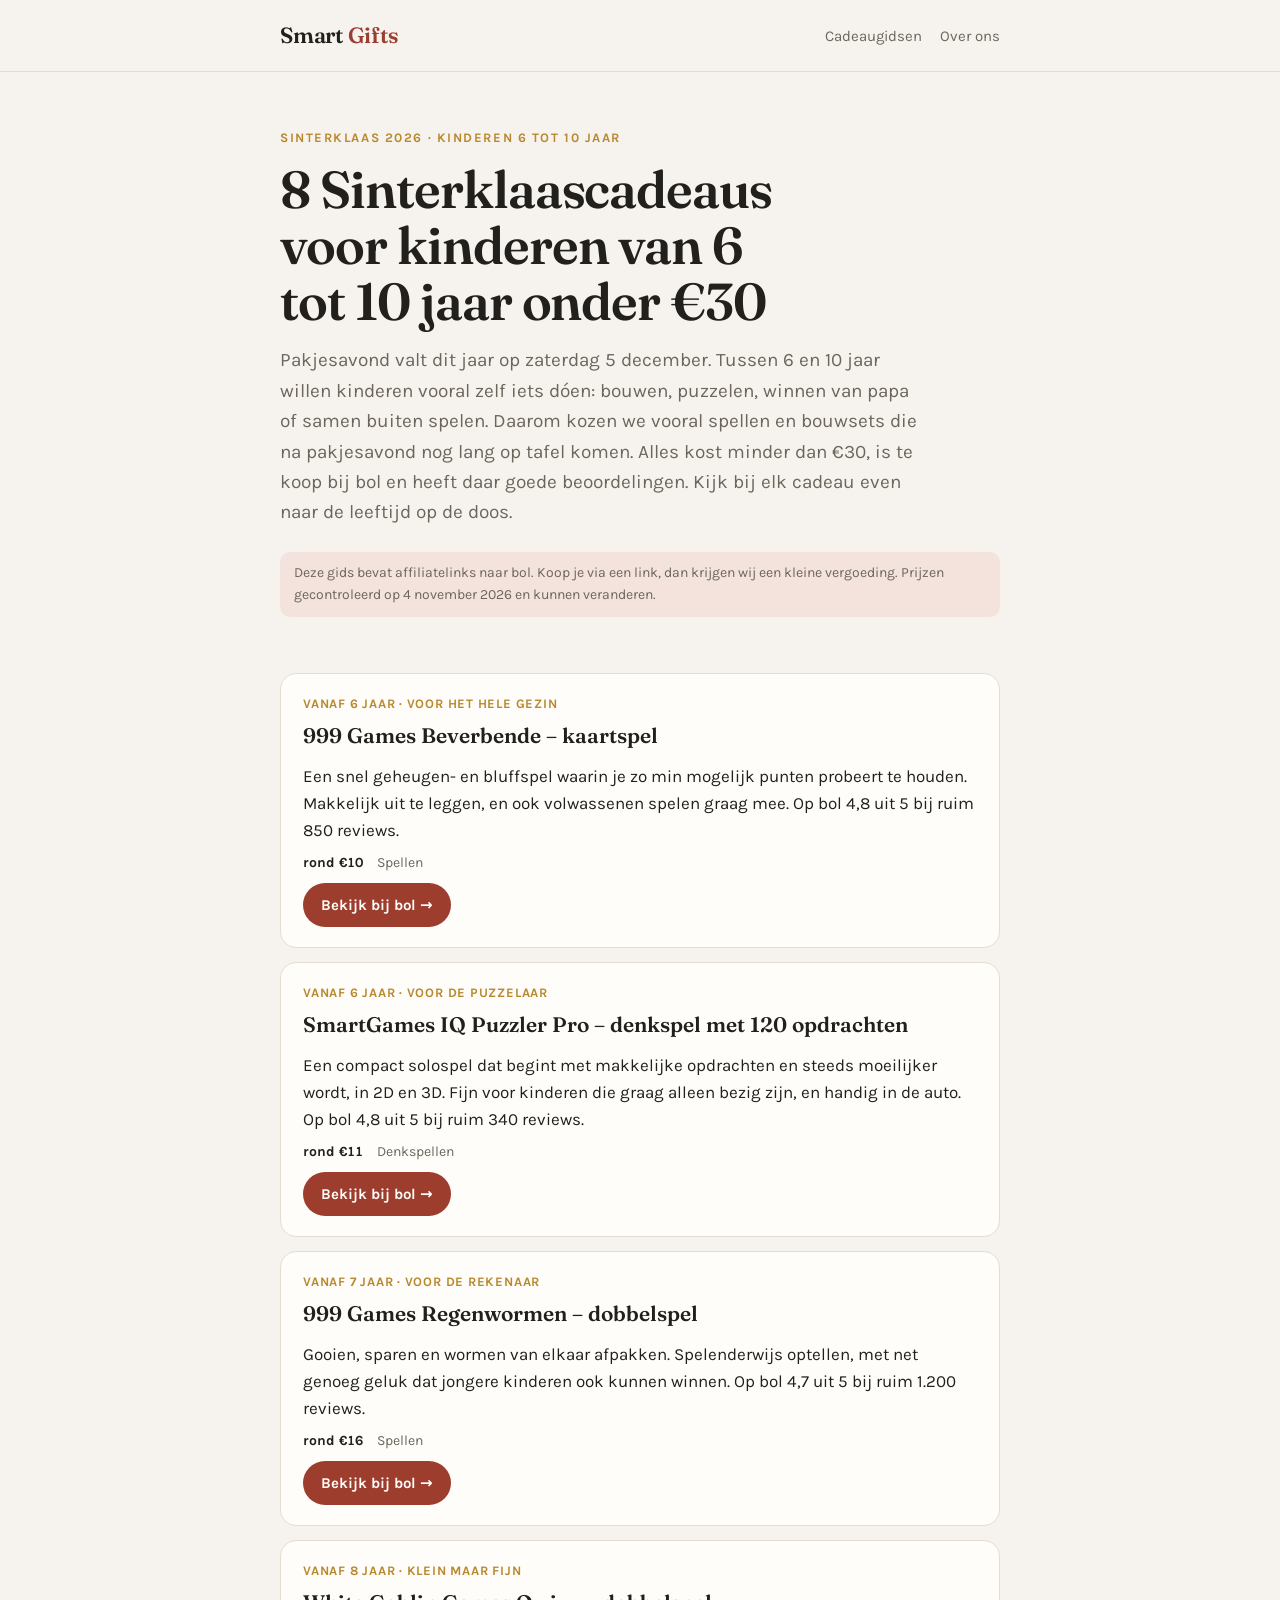
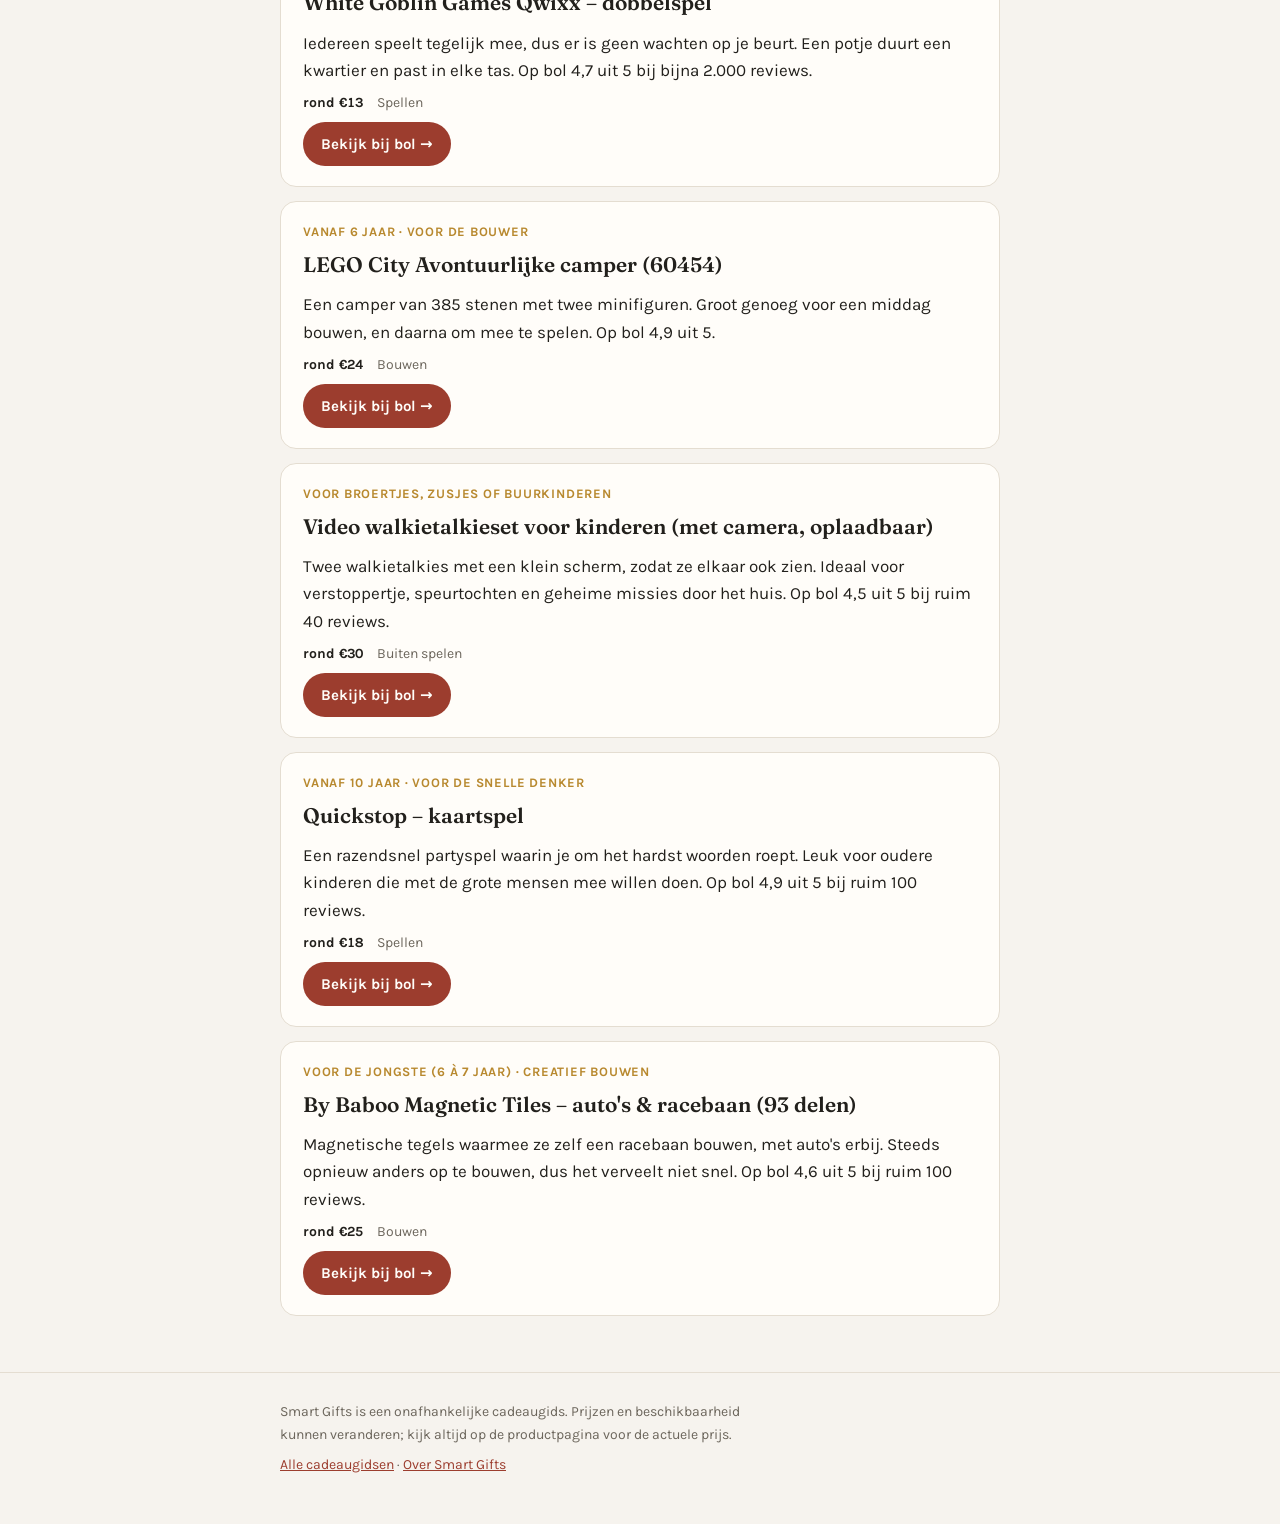
<file: sinterklaascadeaus-kinderen-6-10-jaar-onder-30.html>
<!doctype html>
<html lang="nl">
<head>
<meta charset="utf-8">
<meta name="viewport" content="width=device-width,initial-scale=1">
<title>8 Sinterklaascadeaus voor kinderen van 6 tot 10 jaar onder €30 (2026) | Smart Gifts</title>
<meta name="description" content="Sinterklaascadeau voor een kind van 6, 7, 8, 9 of 10 jaar onder €30? Acht populaire en goed beoordeelde ideeën: Beverbende, Regenwormen, Qwixx, IQ Puzzler Pro, LEGO City, video-walkietalkies en meer.">
<link rel="preconnect" href="https://fonts.googleapis.com">
<link rel="stylesheet" href="https://fonts.googleapis.com/css2?family=Fraunces:opsz,wght@9..144,600&family=Karla:wght@400;700&display=swap">
<link rel="stylesheet" href="assets/style.css">
</head>
<body>
<header class="site"><div class="wrap">
  <a class="logo" href="./">Smart <span>Gifts</span></a>
  <nav class="top" aria-label="Hoofdmenu"><a href="./#gidsen">Cadeaugidsen</a><a href="over.html">Over ons</a></nav>
</div></header>

<main class="wrap">
  <section class="hero">
    <p class="eyebrow">Sinterklaas 2026 · kinderen 6 tot 10 jaar</p>
    <h1>8 Sinterklaascadeaus voor kinderen van 6 tot 10 jaar onder €30</h1>
    <p class="lede">Pakjesavond valt dit jaar op zaterdag 5 december. Tussen 6 en 10 jaar willen kinderen vooral zelf iets dóen: bouwen, puzzelen, winnen van papa of samen buiten spelen. Daarom kozen we vooral spellen en bouwsets die na pakjesavond nog lang op tafel komen. Alles kost minder dan €30, is te koop bij bol en heeft daar goede beoordelingen. Kijk bij elk cadeau even naar de leeftijd op de doos.</p>
    <p class="disclose">Deze gids bevat affiliatelinks naar bol. Koop je via een link, dan krijgen wij een kleine vergoeding. Prijzen gecontroleerd op 4 november 2026 en kunnen veranderen.</p>
  </section>

  <ol class="items">
    <li class="item">
      <span class="for">Vanaf 6 jaar · voor het hele gezin</span>
      <h3>999 Games Beverbende – kaartspel</h3>
      <p>Een snel geheugen- en bluffspel waarin je zo min mogelijk punten probeert te houden. Makkelijk uit te leggen, en ook volwassenen spelen graag mee. Op bol 4,8 uit 5 bij ruim 850 reviews.</p>
      <div class="meta"><span class="price">rond €10</span><span>Spellen</span></div>
      <a class="btn" rel="sponsored nofollow" href="https://www.bol.com/nl/nl/s/?searchtext=999+Games+Beverbende">Bekijk bij bol →</a>
    </li>
    <li class="item">
      <span class="for">Vanaf 6 jaar · voor de puzzelaar</span>
      <h3>SmartGames IQ Puzzler Pro – denkspel met 120 opdrachten</h3>
      <p>Een compact solospel dat begint met makkelijke opdrachten en steeds moeilijker wordt, in 2D en 3D. Fijn voor kinderen die graag alleen bezig zijn, en handig in de auto. Op bol 4,8 uit 5 bij ruim 340 reviews.</p>
      <div class="meta"><span class="price">rond €11</span><span>Denkspellen</span></div>
      <a class="btn" rel="sponsored nofollow" href="https://www.bol.com/nl/nl/s/?searchtext=SmartGames+IQ+Puzzler+Pro">Bekijk bij bol →</a>
    </li>
    <li class="item">
      <span class="for">Vanaf 7 jaar · voor de rekenaar</span>
      <h3>999 Games Regenwormen – dobbelspel</h3>
      <p>Gooien, sparen en wormen van elkaar afpakken. Spelenderwijs optellen, met net genoeg geluk dat jongere kinderen ook kunnen winnen. Op bol 4,7 uit 5 bij ruim 1.200 reviews.</p>
      <div class="meta"><span class="price">rond €16</span><span>Spellen</span></div>
      <a class="btn" rel="sponsored nofollow" href="https://www.bol.com/nl/nl/s/?searchtext=999+Games+Regenwormen">Bekijk bij bol →</a>
    </li>
    <li class="item">
      <span class="for">Vanaf 8 jaar · klein maar fijn</span>
      <h3>White Goblin Games Qwixx – dobbelspel</h3>
      <p>Iedereen speelt tegelijk mee, dus er is geen wachten op je beurt. Een potje duurt een kwartier en past in elke tas. Op bol 4,7 uit 5 bij bijna 2.000 reviews.</p>
      <div class="meta"><span class="price">rond €13</span><span>Spellen</span></div>
      <a class="btn" rel="sponsored nofollow" href="https://www.bol.com/nl/nl/p/qwixx-dobbelspel/9200000014652494/">Bekijk bij bol →</a>
    </li>
    <li class="item">
      <span class="for">Vanaf 6 jaar · voor de bouwer</span>
      <h3>LEGO City Avontuurlijke camper (60454)</h3>
      <p>Een camper van 385 stenen met twee minifiguren. Groot genoeg voor een middag bouwen, en daarna om mee te spelen. Op bol 4,9 uit 5.</p>
      <div class="meta"><span class="price">rond €24</span><span>Bouwen</span></div>
      <a class="btn" rel="sponsored nofollow" href="https://www.bol.com/nl/nl/s/?searchtext=LEGO+City+Avontuurlijke+camper+60454">Bekijk bij bol →</a>
    </li>
    <li class="item">
      <span class="for">Voor broertjes, zusjes of buurkinderen</span>
      <h3>Video walkietalkieset voor kinderen (met camera, oplaadbaar)</h3>
      <p>Twee walkietalkies met een klein scherm, zodat ze elkaar ook zien. Ideaal voor verstoppertje, speurtochten en geheime missies door het huis. Op bol 4,5 uit 5 bij ruim 40 reviews.</p>
      <div class="meta"><span class="price">rond €30</span><span>Buiten spelen</span></div>
      <a class="btn" rel="sponsored nofollow" href="https://www.bol.com/nl/nl/s/?searchtext=Video+Walkie+Talkie+Set+voor+Kinderen+met+Camera">Bekijk bij bol →</a>
    </li>
    <li class="item">
      <span class="for">Vanaf 10 jaar · voor de snelle denker</span>
      <h3>Quickstop – kaartspel</h3>
      <p>Een razendsnel partyspel waarin je om het hardst woorden roept. Leuk voor oudere kinderen die met de grote mensen mee willen doen. Op bol 4,9 uit 5 bij ruim 100 reviews.</p>
      <div class="meta"><span class="price">rond €18</span><span>Spellen</span></div>
      <a class="btn" rel="sponsored nofollow" href="https://www.bol.com/nl/nl/s/?searchtext=Quickstop+kaartspel">Bekijk bij bol →</a>
    </li>
    <li class="item">
      <span class="for">Voor de jongste (6 à 7 jaar) · creatief bouwen</span>
      <h3>By Baboo Magnetic Tiles – auto's &amp; racebaan (93 delen)</h3>
      <p>Magnetische tegels waarmee ze zelf een racebaan bouwen, met auto's erbij. Steeds opnieuw anders op te bouwen, dus het verveelt niet snel. Op bol 4,6 uit 5 bij ruim 100 reviews.</p>
      <div class="meta"><span class="price">rond €25</span><span>Bouwen</span></div>
      <a class="btn" rel="sponsored nofollow" href="https://www.bol.com/nl/nl/s/?searchtext=By+Baboo+Magnetic+Tiles+Auto%27s+Racebaan">Bekijk bij bol →</a>
    </li>
  </ol>
</main>

<footer><div class="wrap">
  <p>Smart Gifts is een onafhankelijke cadeaugids. Prijzen en beschikbaarheid kunnen veranderen; kijk altijd op de productpagina voor de actuele prijs.</p>
  <p><a href="./">Alle cadeaugidsen</a> · <a href="over.html">Over Smart Gifts</a></p>
</div></footer>
</body>
</html>
</file>
<file: assets/style.css>
/* Smart Gifts NL — rustige cadeaugids */
:root{
  --bg:#f6f3ee; --surface:#fffdf9; --ink:#22201c; --muted:#6c665c; --line:#e4ddd1;
  --accent:#9c3d2e; --accent-soft:#f3e3dc; --gold:#b8892f;
  --display:"Fraunces", Georgia, serif; --body:"Karla", system-ui, -apple-system, "Segoe UI", sans-serif;
}
@media (prefers-color-scheme: dark){:root{
  --bg:#1b1916; --surface:#24211d; --ink:#efe9df; --muted:#a9a194; --line:#3a352e;
  --accent:#e08a74; --accent-soft:#3a2722; --gold:#d8ad5a; color-scheme:dark}}
*{box-sizing:border-box}
html{-webkit-text-size-adjust:100%}
body{margin:0;background:var(--bg);color:var(--ink);font:17px/1.6 var(--body)}
a{color:var(--accent)}
a:focus-visible,button:focus-visible{outline:2px solid var(--accent);outline-offset:3px}
.wrap{max-width:760px;margin:0 auto;padding-inline:20px}
header.site{border-bottom:1px solid var(--line)}
header.site .wrap{display:flex;align-items:center;justify-content:space-between;gap:16px;padding-block:18px}
.logo{font-family:var(--display);font-size:22px;font-weight:600;color:var(--ink);text-decoration:none;letter-spacing:-.01em}
.logo span{color:var(--accent)}
nav.top{display:flex;gap:18px;font-size:15px}
nav.top a{color:var(--muted);text-decoration:none}
nav.top a:hover{color:var(--ink)}
.hero{padding-block:56px 32px}
.eyebrow{font-size:13px;letter-spacing:.12em;text-transform:uppercase;color:var(--gold);font-weight:700;margin:0 0 12px}
h1{font-family:var(--display);font-weight:600;font-size:clamp(34px,6vw,52px);line-height:1.08;letter-spacing:-.02em;margin:0 0 16px;text-wrap:balance}
h2{font-family:var(--display);font-weight:600;font-size:28px;line-height:1.2;margin:48px 0 12px;text-wrap:balance}
h3{font-family:var(--display);font-weight:600;font-size:21px;line-height:1.25;margin:0 0 6px}
.lede{font-size:19px;color:var(--muted);max-width:58ch;margin:0}
.disclose{font-size:14px;color:var(--muted);background:var(--accent-soft);border-radius:10px;padding:10px 14px;margin:24px 0 0}
.guides{display:grid;gap:14px;margin:8px 0 56px}
.guide{display:block;background:var(--surface);border:1px solid var(--line);border-radius:16px;padding:20px 22px;text-decoration:none;color:var(--ink)}
.guide:hover{border-color:var(--accent)}
.guide p{margin:0;color:var(--muted);font-size:15px}
.guide .tag{display:inline-block;font-size:12px;font-weight:700;letter-spacing:.08em;text-transform:uppercase;color:var(--accent);margin-bottom:6px}
.items{list-style:none;padding:0;margin:24px 0 56px;display:grid;gap:14px;counter-reset:n}
.item{background:var(--surface);border:1px solid var(--line);border-radius:16px;padding:20px 22px;display:grid;gap:8px}
.item .meta{display:flex;flex-wrap:wrap;gap:8px 14px;font-size:14px;color:var(--muted)}
.item .price{font-weight:700;color:var(--ink);font-variant-numeric:tabular-nums}
.item p{margin:0}
.btn{justify-self:start;display:inline-flex;align-items:center;gap:8px;background:var(--accent);color:var(--surface);text-decoration:none;font-weight:700;font-size:15px;border-radius:999px;padding:10px 18px}
.btn:hover{filter:brightness(1.08)}
.for{font-size:13px;font-weight:700;letter-spacing:.06em;text-transform:uppercase;color:var(--gold)}
footer{border-top:1px solid var(--line);padding-block:28px 40px;font-size:14px;color:var(--muted)}
footer p{margin:0 0 8px;max-width:62ch}
</file>
